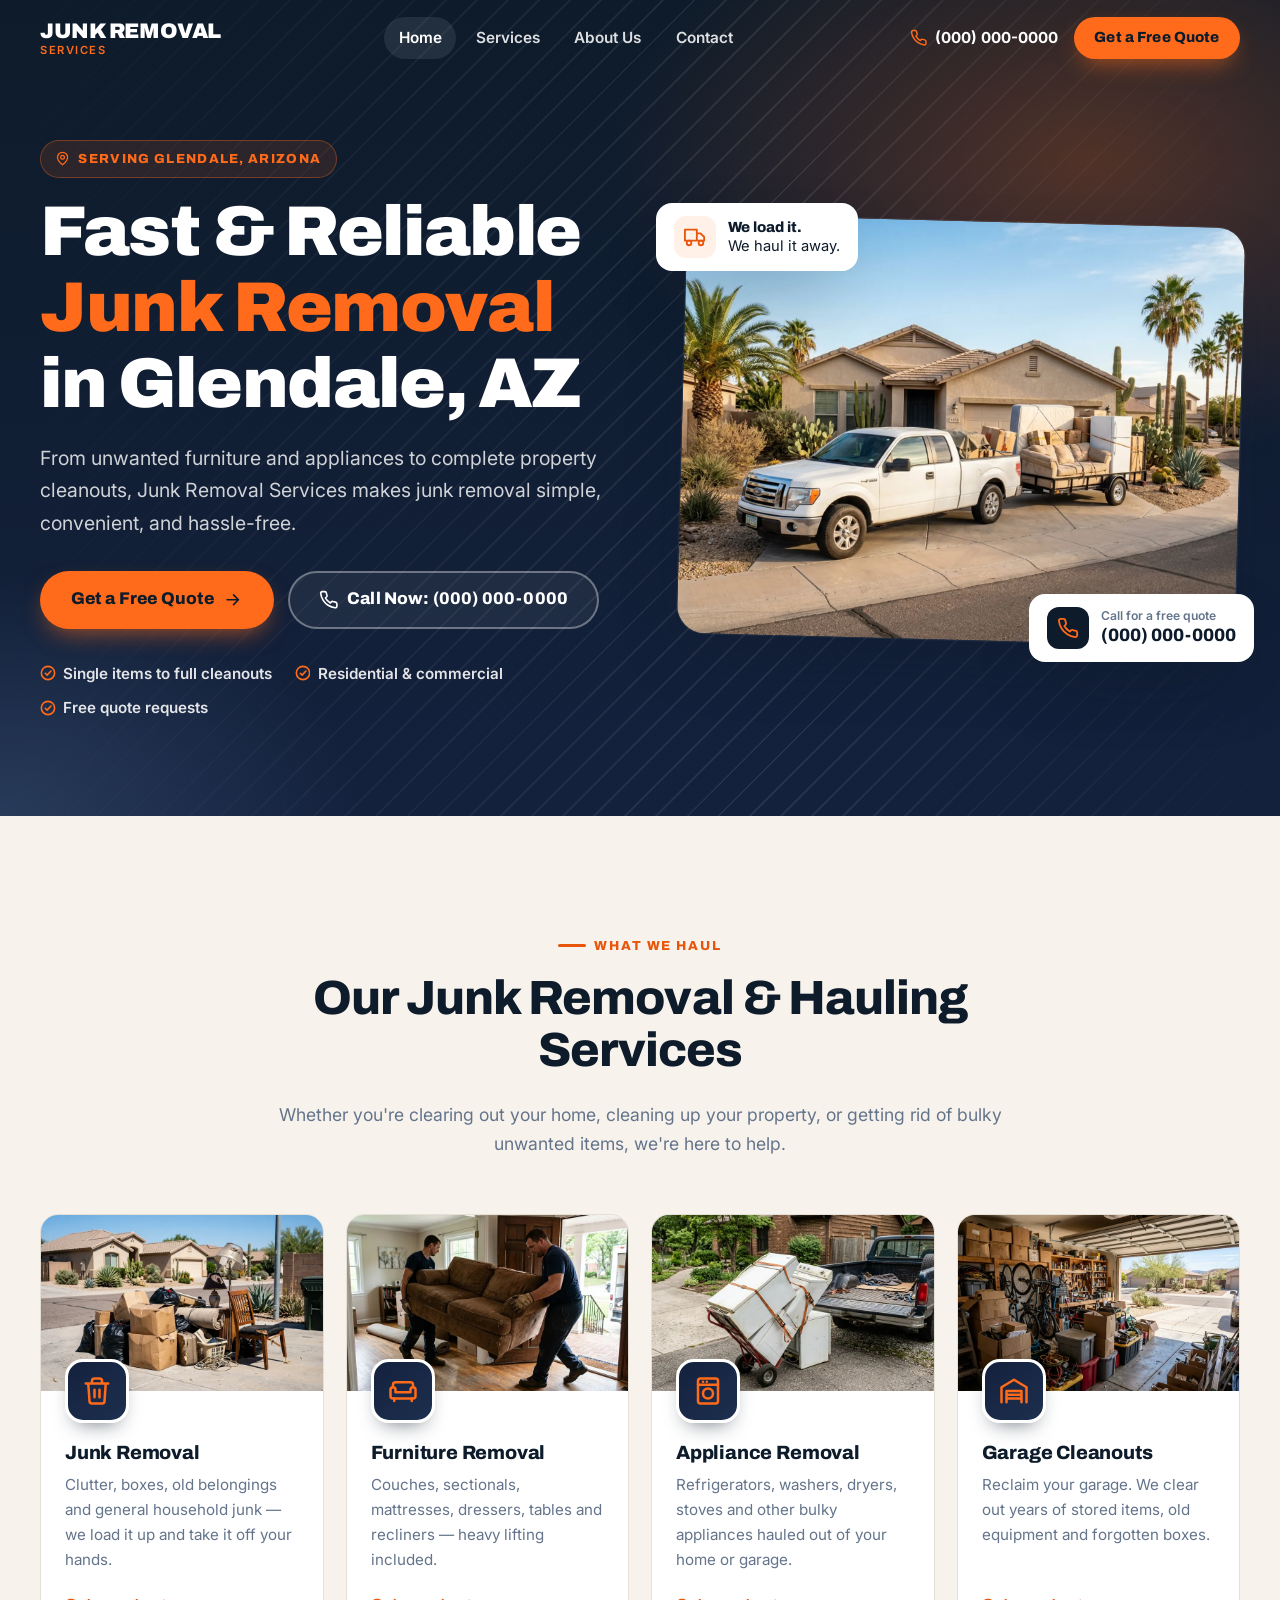
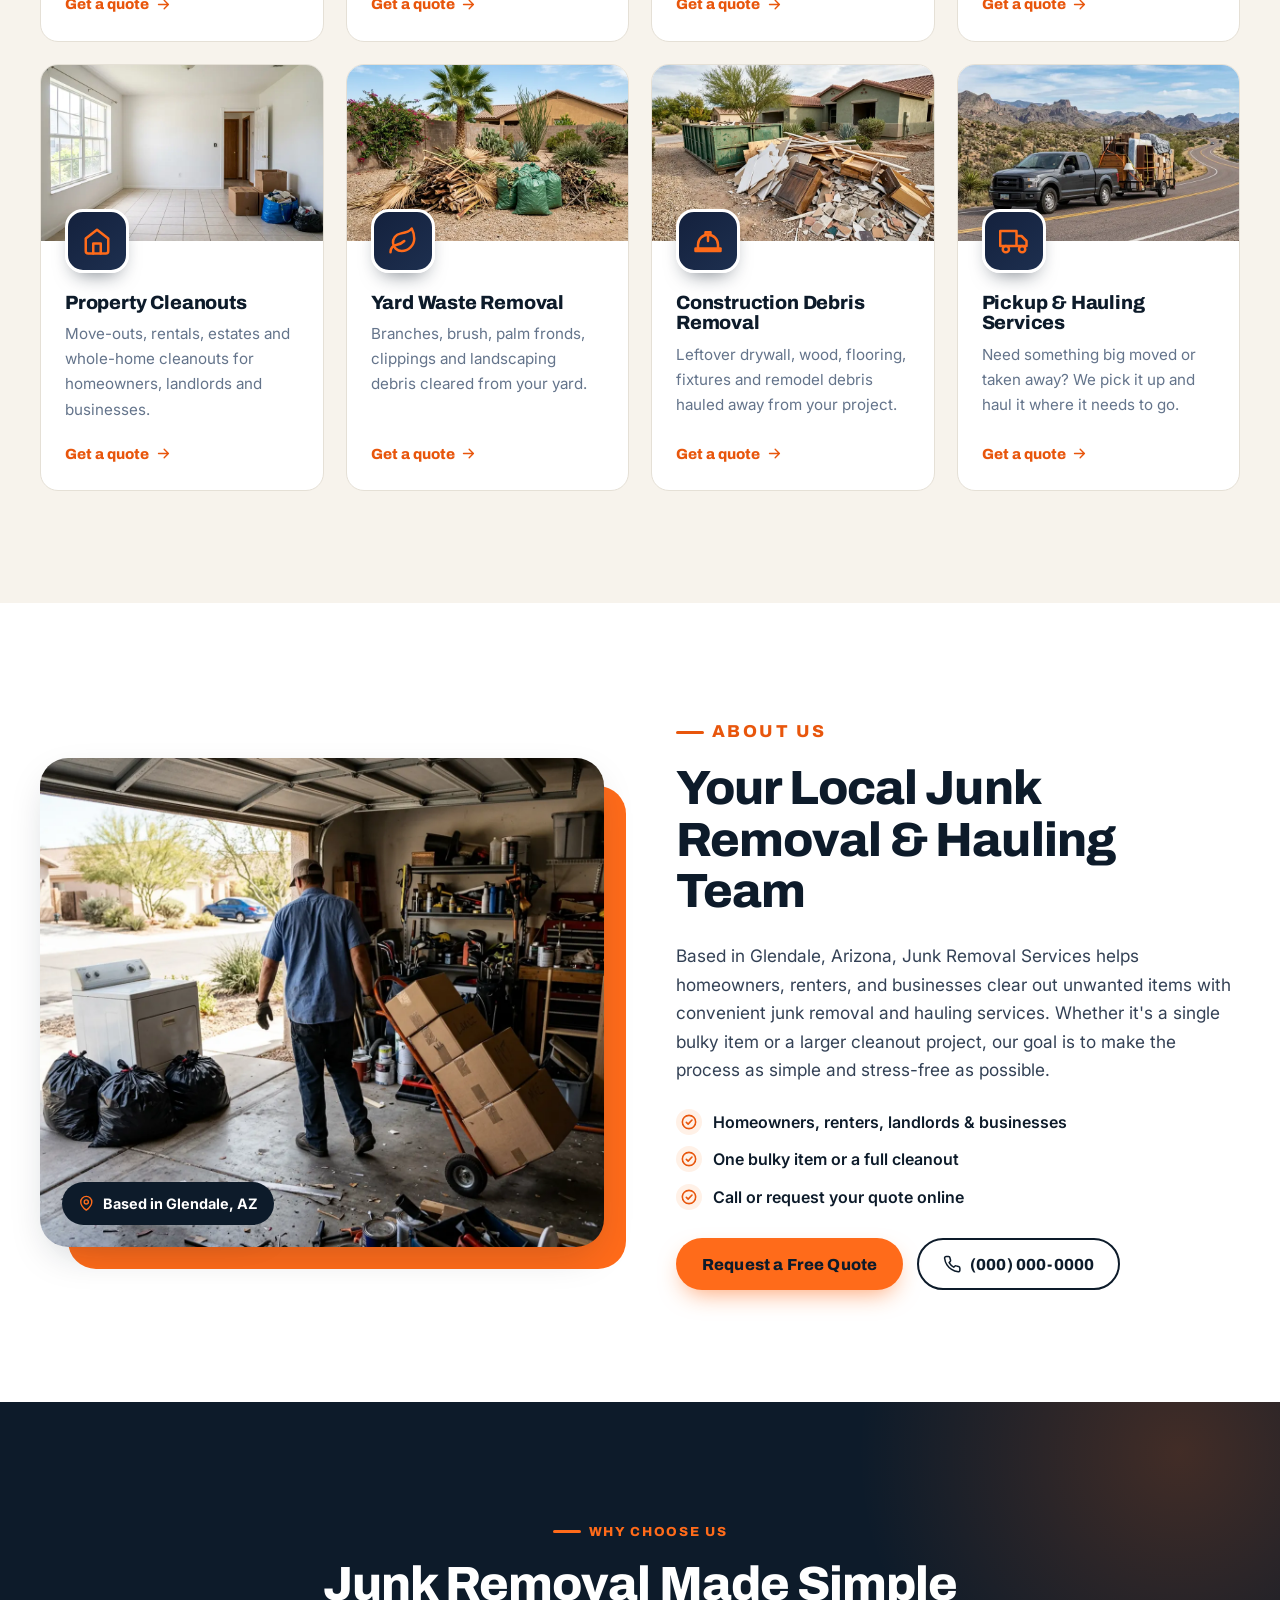
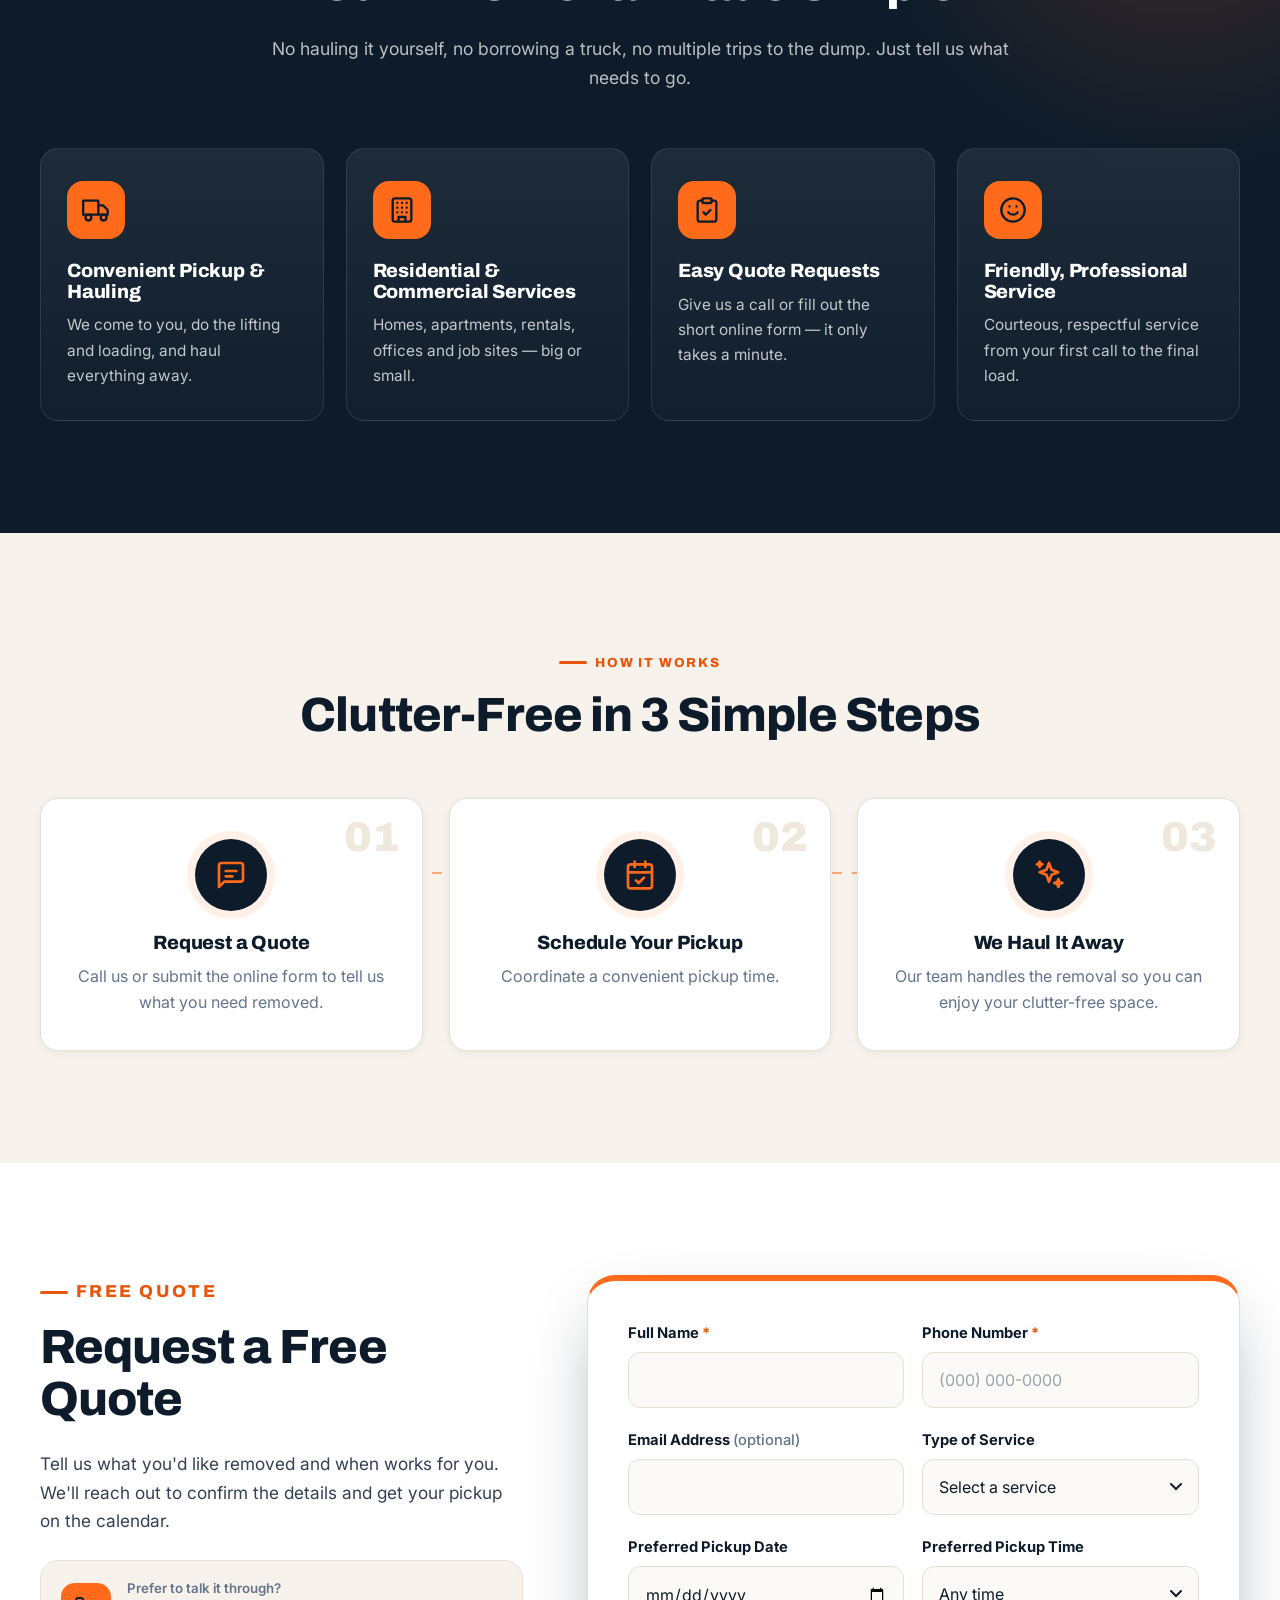
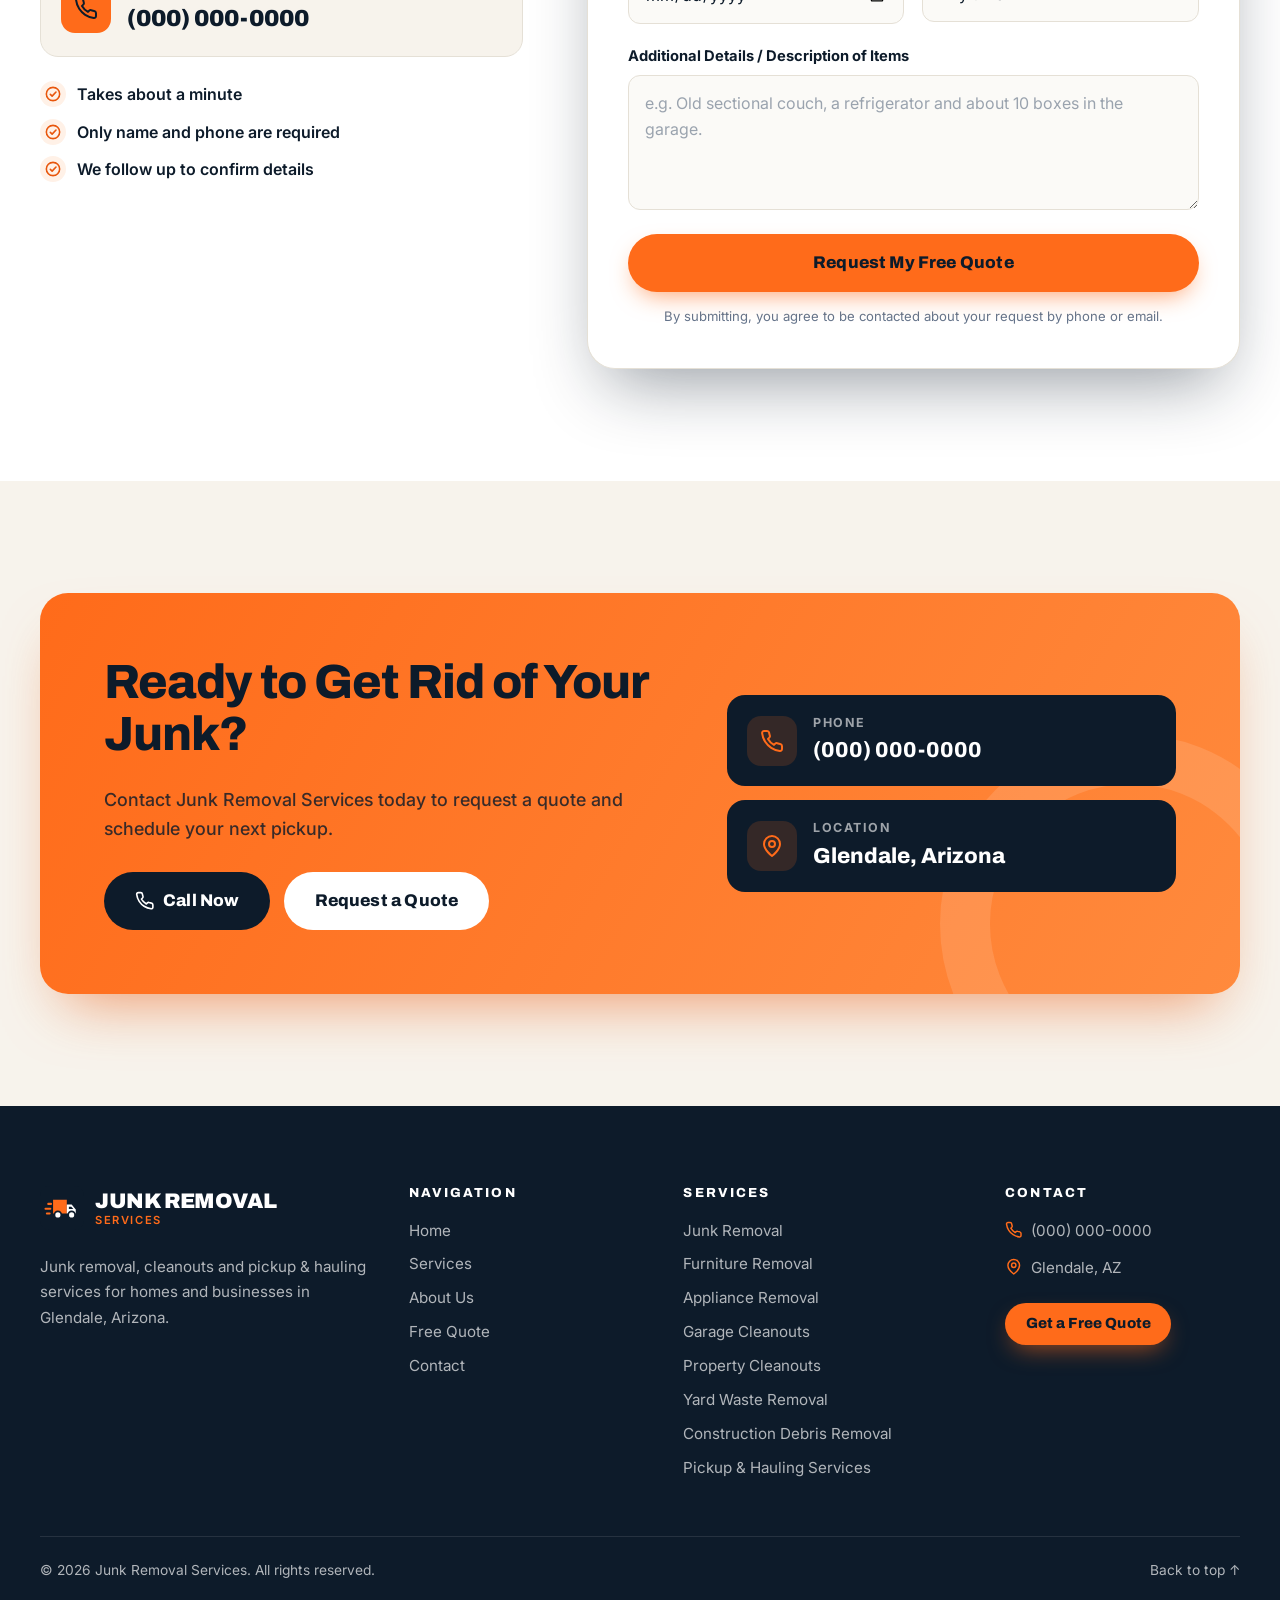
<file: index.html>
<!DOCTYPE html>
<html lang="en">
<head>
  <meta charset="UTF-8">
  <meta name="viewport" content="width=device-width, initial-scale=1">
  <title>Junk Removal Glendale, AZ | Junk Removal Services</title>
  <meta name="description" content="Fast, reliable junk removal and hauling in Glendale, AZ. Furniture, appliance, garage, property, yard waste and construction debris removal. Call (000) 000-0000 for a free quote.">
  <meta name="theme-color" content="#0d1b2a">

  <!-- Open Graph / social sharing -->
  <meta property="og:type" content="website">
  <meta property="og:site_name" content="Junk Removal Services">
  <meta property="og:title" content="Fast & Reliable Junk Removal in Glendale, AZ">
  <meta property="og:description" content="Furniture, appliances, garage and property cleanouts, yard waste and construction debris. Call (000) 000-0000 or request a free quote online.">
  <meta property="og:image" content="assets/images/og-image.jpg">
  <meta property="og:image:width" content="1200">
  <meta property="og:image:height" content="630">
  <meta property="og:image:alt" content="Junk Removal Services — Junk Removal in Glendale, AZ">
  <meta property="og:locale" content="en_US">
  <meta name="twitter:card" content="summary_large_image">
  <meta name="twitter:title" content="Fast & Reliable Junk Removal in Glendale, AZ">
  <meta name="twitter:description" content="Junk removal, cleanouts and hauling in Glendale, AZ. Call (000) 000-0000.">
  <meta name="twitter:image" content="assets/images/og-image.jpg">

  <link rel="icon" href="assets/images/logo-mark.svg" type="image/svg+xml">
  <link rel="apple-touch-icon" href="assets/images/apple-touch-icon.png">

  <link rel="preconnect" href="https://fonts.googleapis.com">
  <link rel="preconnect" href="https://fonts.gstatic.com" crossorigin>
  <link href="https://fonts.googleapis.com/css2?family=Archivo:wght@500;700;800;900&family=Inter:wght@400;500;600;700&display=swap" rel="stylesheet">
  <link rel="preload" as="image" href="assets/images/hero-truck.webp" type="image/webp">
  <link rel="stylesheet" href="style.css">

  <script type="application/ld+json">
  {
    "@context": "https://schema.org",
    "@type": "HomeAndConstructionBusiness",
    "name": "Junk Removal Services",
    "description": "Junk removal, pickup and hauling services in Glendale, Arizona.",
    "telephone": "+1-000-000-0000",
    "image": "assets/images/og-image.jpg",
    "address": {
      "@type": "PostalAddress",
      "addressLocality": "Glendale",
      "addressRegion": "AZ",
      "addressCountry": "US"
    },
    "areaServed": { "@type": "City", "name": "Glendale, Arizona" },
    "hasOfferCatalog": {
      "@type": "OfferCatalog",
      "name": "Junk Removal & Hauling Services",
      "itemListElement": [
        { "@type": "Offer", "itemOffered": { "@type": "Service", "name": "Junk Removal" } },
        { "@type": "Offer", "itemOffered": { "@type": "Service", "name": "Furniture Removal" } },
        { "@type": "Offer", "itemOffered": { "@type": "Service", "name": "Appliance Removal" } },
        { "@type": "Offer", "itemOffered": { "@type": "Service", "name": "Garage Cleanouts" } },
        { "@type": "Offer", "itemOffered": { "@type": "Service", "name": "Property Cleanouts" } },
        { "@type": "Offer", "itemOffered": { "@type": "Service", "name": "Yard Waste Removal" } },
        { "@type": "Offer", "itemOffered": { "@type": "Service", "name": "Construction Debris Removal" } },
        { "@type": "Offer", "itemOffered": { "@type": "Service", "name": "Pickup & Hauling Services" } }
      ]
    }
  }
  </script>
  <script>document.documentElement.classList.add('js');</script>
</head>
<body>
  <a class="skip-link" href="#main">Skip to main content</a>

  <!-- ============ NAVIGATION ============ -->
  <header class="site-header" id="top">
    <div class="container nav-wrap">
      <a class="brand" href="#top" aria-label="Junk Removal Services — home">
        <span class="brand-text">
          <span class="brand-name">Junk Removal</span>
          <span class="brand-sub">Services</span>
        </span>
      </a>

      <nav class="main-nav" id="main-nav" aria-label="Main">
        <ul>
          <li><a href="#top">Home</a></li>
          <li><a href="#services">Services</a></li>
          <li><a href="#about">About Us</a></li>
          <li><a href="#contact">Contact</a></li>
        </ul>
        <div class="nav-mobile-cta">
          <a class="btn btn-primary btn-block" href="#quote">Get a Free Quote</a>
          <a class="btn btn-outline-light btn-block" href="tel:+10000000000">
            <svg class="icon" aria-hidden="true"><use href="assets/icons/sprite.svg#i-phone"/></svg>
            (000) 000-0000
          </a>
        </div>
      </nav>

      <div class="nav-actions">
        <a class="nav-phone" href="tel:+10000000000" aria-label="Call (000) 000-0000">
          <svg class="icon" aria-hidden="true"><use href="assets/icons/sprite.svg#i-phone"/></svg>
          <span>(000) 000-0000</span>
        </a>
        <a class="btn btn-primary btn-sm nav-quote" href="#quote">Get a Free Quote</a>
        <button class="nav-toggle" type="button" aria-controls="main-nav" aria-expanded="false" aria-label="Open menu">
          <span></span><span></span><span></span>
        </button>
      </div>
    </div>
  </header>

  <main id="main">
    <!-- ============ HERO ============ -->
    <section class="hero" data-nav="#top" aria-labelledby="hero-heading">
      <div class="hero-bg" aria-hidden="true"></div>
      <div class="container hero-grid">
        <div class="hero-copy">
          <p class="eyebrow eyebrow-light">
            <svg class="icon" aria-hidden="true"><use href="assets/icons/sprite.svg#i-pin"/></svg>
            Serving Glendale, Arizona
          </p>
          <h1 id="hero-heading">Fast &amp; Reliable <span class="accent">Junk Removal</span> in Glendale, AZ</h1>
          <p class="hero-lead">From unwanted furniture and appliances to complete property cleanouts, Junk Removal Services makes junk removal simple, convenient, and hassle-free.</p>
          <div class="hero-ctas">
            <a class="btn btn-primary btn-lg" href="#quote">
              Get a Free Quote
              <svg class="icon" aria-hidden="true"><use href="assets/icons/sprite.svg#i-arrow"/></svg>
            </a>
            <a class="btn btn-outline-light btn-lg" href="tel:+10000000000">
              <svg class="icon" aria-hidden="true"><use href="assets/icons/sprite.svg#i-phone"/></svg>
              Call Now: (000) 000-0000
            </a>
          </div>
          <ul class="hero-points">
            <li><svg class="icon" aria-hidden="true"><use href="assets/icons/sprite.svg#i-check"/></svg>Single items to full cleanouts</li>
            <li><svg class="icon" aria-hidden="true"><use href="assets/icons/sprite.svg#i-check"/></svg>Residential &amp; commercial</li>
            <li><svg class="icon" aria-hidden="true"><use href="assets/icons/sprite.svg#i-check"/></svg>Free quote requests</li>
          </ul>
        </div>

        <div class="hero-visual">
          <div class="hero-frame">
            <img src="assets/images/hero-truck.webp" alt="Pickup truck and trailer loaded with an old couch, refrigerator and boxes outside a Glendale, Arizona home" width="1600" height="1200" fetchpriority="high">
          </div>
          <div class="hero-badge hero-badge-top">
            <span class="badge-icon"><svg class="icon" aria-hidden="true"><use href="assets/icons/sprite.svg#i-truck"/></svg></span>
            <span><strong>We load it.</strong><br>We haul it away.</span>
          </div>
          <a class="hero-badge hero-badge-bottom" href="tel:+10000000000">
            <span class="badge-icon badge-icon-dark"><svg class="icon" aria-hidden="true"><use href="assets/icons/sprite.svg#i-phone"/></svg></span>
            <span><small>Call for a free quote</small><strong>(000) 000-0000</strong></span>
          </a>
        </div>
      </div>
    </section>

    <!-- ============ SERVICES ============ -->
    <section class="section services" id="services" data-nav="#services" aria-labelledby="services-heading">
      <div class="container">
        <div class="section-head reveal">
          <p class="eyebrow">What We Haul</p>
          <h2 id="services-heading">Our Junk Removal &amp; Hauling Services</h2>
          <p>Whether you're clearing out your home, cleaning up your property, or getting rid of bulky unwanted items, we're here to help.</p>
        </div>

        <div class="service-grid">
          <article class="service-card reveal" id="service-junk-removal">
            <img class="service-photo" src="assets/images/service-junk.webp" alt="Pile of boxes, bags and old household items in a driveway ready for pickup" width="800" height="500" loading="lazy" decoding="async">
            <div class="service-icon"><svg aria-hidden="true"><use href="assets/icons/sprite.svg#i-trash"/></svg></div>
            <h3>Junk Removal</h3>
            <p>Clutter, boxes, old belongings and general household junk — we load it up and take it off your hands.</p>
            <a class="service-link" href="#quote" data-service="Junk Removal">Get a quote <svg class="icon" aria-hidden="true"><use href="assets/icons/sprite.svg#i-arrow"/></svg></a>
          </article>

          <article class="service-card reveal" id="service-furniture-removal">
            <img class="service-photo" src="assets/images/service-furniture.webp" alt="Two movers carrying an old sectional couch out of a living room" width="800" height="500" loading="lazy" decoding="async">
            <div class="service-icon"><svg aria-hidden="true"><use href="assets/icons/sprite.svg#i-sofa"/></svg></div>
            <h3>Furniture Removal</h3>
            <p>Couches, sectionals, mattresses, dressers, tables and recliners — heavy lifting included.</p>
            <a class="service-link" href="#quote" data-service="Furniture Removal">Get a quote <svg class="icon" aria-hidden="true"><use href="assets/icons/sprite.svg#i-arrow"/></svg></a>
          </article>

          <article class="service-card reveal" id="service-appliance-removal">
            <img class="service-photo" src="assets/images/service-appliance.webp" alt="Old refrigerator and washer strapped to a dolly beside a pickup truck" width="800" height="500" loading="lazy" decoding="async">
            <div class="service-icon"><svg aria-hidden="true"><use href="assets/icons/sprite.svg#i-washer"/></svg></div>
            <h3>Appliance Removal</h3>
            <p>Refrigerators, washers, dryers, stoves and other bulky appliances hauled out of your home or garage.</p>
            <a class="service-link" href="#quote" data-service="Appliance Removal">Get a quote <svg class="icon" aria-hidden="true"><use href="assets/icons/sprite.svg#i-arrow"/></svg></a>
          </article>

          <article class="service-card reveal" id="service-garage-cleanouts">
            <img class="service-photo" src="assets/images/service-garage.webp" alt="Cluttered garage packed with boxes, bikes and bins" width="800" height="500" loading="lazy" decoding="async">
            <div class="service-icon"><svg aria-hidden="true"><use href="assets/icons/sprite.svg#i-garage"/></svg></div>
            <h3>Garage Cleanouts</h3>
            <p>Reclaim your garage. We clear out years of stored items, old equipment and forgotten boxes.</p>
            <a class="service-link" href="#quote" data-service="Garage Cleanouts">Get a quote <svg class="icon" aria-hidden="true"><use href="assets/icons/sprite.svg#i-arrow"/></svg></a>
          </article>

          <article class="service-card reveal" id="service-property-cleanouts">
            <img class="service-photo" src="assets/images/service-property.webp" alt="Nearly empty room during a property cleanout" width="800" height="500" loading="lazy" decoding="async">
            <div class="service-icon"><svg aria-hidden="true"><use href="assets/icons/sprite.svg#i-home"/></svg></div>
            <h3>Property Cleanouts</h3>
            <p>Move-outs, rentals, estates and whole-home cleanouts for homeowners, landlords and businesses.</p>
            <a class="service-link" href="#quote" data-service="Property Cleanouts">Get a quote <svg class="icon" aria-hidden="true"><use href="assets/icons/sprite.svg#i-arrow"/></svg></a>
          </article>

          <article class="service-card reveal" id="service-yard-waste-removal">
            <img class="service-photo" src="assets/images/service-yard.webp" alt="Palm fronds, branches and yard waste bags in an Arizona backyard" width="800" height="500" loading="lazy" decoding="async">
            <div class="service-icon"><svg aria-hidden="true"><use href="assets/icons/sprite.svg#i-leaf"/></svg></div>
            <h3>Yard Waste Removal</h3>
            <p>Branches, brush, palm fronds, clippings and landscaping debris cleared from your yard.</p>
            <a class="service-link" href="#quote" data-service="Yard Waste Removal">Get a quote <svg class="icon" aria-hidden="true"><use href="assets/icons/sprite.svg#i-arrow"/></svg></a>
          </article>

          <article class="service-card reveal" id="service-construction-debris-removal">
            <img class="service-photo" src="assets/images/service-construction.webp" alt="Drywall, wood scraps and old cabinets from a remodel piled by a dumpster" width="800" height="500" loading="lazy" decoding="async">
            <div class="service-icon"><svg aria-hidden="true"><use href="assets/icons/sprite.svg#i-hardhat"/></svg></div>
            <h3>Construction Debris Removal</h3>
            <p>Leftover drywall, wood, flooring, fixtures and remodel debris hauled away from your project.</p>
            <a class="service-link" href="#quote" data-service="Construction Debris Removal">Get a quote <svg class="icon" aria-hidden="true"><use href="assets/icons/sprite.svg#i-arrow"/></svg></a>
          </article>

          <article class="service-card reveal" id="service-pickup-hauling">
            <img class="service-photo" src="assets/images/service-hauling.webp" alt="Pickup truck towing a loaded trailer on an Arizona road" width="800" height="500" loading="lazy" decoding="async">
            <div class="service-icon"><svg aria-hidden="true"><use href="assets/icons/sprite.svg#i-truck"/></svg></div>
            <h3>Pickup &amp; Hauling Services</h3>
            <p>Need something big moved or taken away? We pick it up and haul it where it needs to go.</p>
            <a class="service-link" href="#quote" data-service="Pickup &amp; Hauling Services">Get a quote <svg class="icon" aria-hidden="true"><use href="assets/icons/sprite.svg#i-arrow"/></svg></a>
          </article>
        </div>
      </div>
    </section>

    <!-- ============ ABOUT ============ -->
    <section class="section about" id="about" data-nav="#about" aria-labelledby="about-heading">
      <div class="container about-grid">
        <div class="about-media reveal">
          <img src="assets/images/garage-cleanout.webp" alt="Worker wheeling a hand truck of boxes out of a cluttered garage, with a washer and bagged items ready for removal" width="1200" height="1040" loading="lazy">
          <div class="about-tag">
            <svg class="icon" aria-hidden="true"><use href="assets/icons/sprite.svg#i-pin"/></svg>
            Based in Glendale, AZ
          </div>
        </div>
        <div class="about-copy reveal">
          <p class="eyebrow">About Us</p>
          <h2 id="about-heading">Your Local Junk Removal &amp; Hauling Team</h2>
          <p>Based in Glendale, Arizona, Junk Removal Services helps homeowners, renters, and businesses clear out unwanted items with convenient junk removal and hauling services. Whether it's a single bulky item or a larger cleanout project, our goal is to make the process as simple and stress-free as possible.</p>
          <ul class="check-list">
            <li><svg class="icon" aria-hidden="true"><use href="assets/icons/sprite.svg#i-check"/></svg>Homeowners, renters, landlords &amp; businesses</li>
            <li><svg class="icon" aria-hidden="true"><use href="assets/icons/sprite.svg#i-check"/></svg>One bulky item or a full cleanout</li>
            <li><svg class="icon" aria-hidden="true"><use href="assets/icons/sprite.svg#i-check"/></svg>Call or request your quote online</li>
          </ul>
          <div class="btn-row">
            <a class="btn btn-primary" href="#quote">Request a Free Quote</a>
            <a class="btn btn-ghost" href="tel:+10000000000">
              <svg class="icon" aria-hidden="true"><use href="assets/icons/sprite.svg#i-phone"/></svg>
              (000) 000-0000
            </a>
          </div>
        </div>
      </div>
    </section>

    <!-- ============ WHY CHOOSE US ============ -->
    <section class="section why" data-nav="#about" aria-labelledby="why-heading">
      <div class="container">
        <div class="section-head section-head-light reveal">
          <p class="eyebrow eyebrow-light">Why Choose Us</p>
          <h2 id="why-heading">Junk Removal Made Simple</h2>
          <p>No hauling it yourself, no borrowing a truck, no multiple trips to the dump. Just tell us what needs to go.</p>
        </div>
        <div class="why-grid">
          <div class="why-card reveal">
            <div class="why-icon"><svg aria-hidden="true"><use href="assets/icons/sprite.svg#i-truck"/></svg></div>
            <h3>Convenient Pickup &amp; Hauling</h3>
            <p>We come to you, do the lifting and loading, and haul everything away.</p>
          </div>
          <div class="why-card reveal">
            <div class="why-icon"><svg aria-hidden="true"><use href="assets/icons/sprite.svg#i-building"/></svg></div>
            <h3>Residential &amp; Commercial Services</h3>
            <p>Homes, apartments, rentals, offices and job sites — big or small.</p>
          </div>
          <div class="why-card reveal">
            <div class="why-icon"><svg aria-hidden="true"><use href="assets/icons/sprite.svg#i-clipboard"/></svg></div>
            <h3>Easy Quote Requests</h3>
            <p>Give us a call or fill out the short online form — it only takes a minute.</p>
          </div>
          <div class="why-card reveal">
            <div class="why-icon"><svg aria-hidden="true"><use href="assets/icons/sprite.svg#i-smile"/></svg></div>
            <h3>Friendly, Professional Service</h3>
            <p>Courteous, respectful service from your first call to the final load.</p>
          </div>
        </div>
      </div>
    </section>

    <!-- ============ HOW IT WORKS ============ -->
    <section class="section steps" data-nav="#about" aria-labelledby="steps-heading">
      <div class="container">
        <div class="section-head reveal">
          <p class="eyebrow">How It Works</p>
          <h2 id="steps-heading">Clutter-Free in 3 Simple Steps</h2>
        </div>
        <ol class="step-grid">
          <li class="step-card reveal">
            <span class="step-num" aria-hidden="true">01</span>
            <div class="step-icon"><svg aria-hidden="true"><use href="assets/icons/sprite.svg#i-chat"/></svg></div>
            <h3>Request a Quote</h3>
            <p>Call us or submit the online form to tell us what you need removed.</p>
          </li>
          <li class="step-card reveal">
            <span class="step-num" aria-hidden="true">02</span>
            <div class="step-icon"><svg aria-hidden="true"><use href="assets/icons/sprite.svg#i-calendar"/></svg></div>
            <h3>Schedule Your Pickup</h3>
            <p>Coordinate a convenient pickup time.</p>
          </li>
          <li class="step-card reveal">
            <span class="step-num" aria-hidden="true">03</span>
            <div class="step-icon"><svg aria-hidden="true"><use href="assets/icons/sprite.svg#i-sparkle"/></svg></div>
            <h3>We Haul It Away</h3>
            <p>Our team handles the removal so you can enjoy your clutter-free space.</p>
          </li>
        </ol>
      </div>
    </section>

    <!-- ============ QUOTE FORM ============ -->
    <section class="section quote" id="quote" data-nav="#contact" aria-labelledby="quote-heading">
      <div class="container quote-grid">
        <div class="quote-intro reveal">
          <p class="eyebrow">Free Quote</p>
          <h2 id="quote-heading">Request a Free Quote</h2>
          <p>Tell us what you'd like removed and when works for you. We'll reach out to confirm the details and get your pickup on the calendar.</p>
          <div class="quote-call">
            <span class="quote-call-icon"><svg class="icon" aria-hidden="true"><use href="assets/icons/sprite.svg#i-phone"/></svg></span>
            <div>
              <small>Prefer to talk it through?</small>
              <a href="tel:+10000000000">(000) 000-0000</a>
            </div>
          </div>
          <ul class="check-list">
            <li><svg class="icon" aria-hidden="true"><use href="assets/icons/sprite.svg#i-check"/></svg>Takes about a minute</li>
            <li><svg class="icon" aria-hidden="true"><use href="assets/icons/sprite.svg#i-check"/></svg>Only name and phone are required</li>
            <li><svg class="icon" aria-hidden="true"><use href="assets/icons/sprite.svg#i-check"/></svg>We follow up to confirm details</li>
          </ul>
        </div>

        <div class="form-card reveal">
          <form class="quote-form" id="quote-form" name="quote-request" method="POST" action="/thank-you.html" data-netlify="true" netlify-honeypot="bot-field">
            <input type="hidden" name="form-name" value="quote-request">
            <p class="hp-field" aria-hidden="true">
              <label>Leave this field empty: <input name="bot-field" tabindex="-1" autocomplete="off"></label>
            </p>

            <div class="form-grid">
              <div class="field">
                <label for="name">Full Name <span class="req" aria-hidden="true">*</span></label>
                <input type="text" id="name" name="name" autocomplete="name" required maxlength="100" aria-describedby="name-error">
                <p class="field-error" id="name-error" aria-live="polite"></p>
              </div>

              <div class="field">
                <label for="phone">Phone Number <span class="req" aria-hidden="true">*</span></label>
                <input type="tel" id="phone" name="phone" autocomplete="tel" inputmode="tel" required placeholder="(000) 000-0000" maxlength="20" aria-describedby="phone-error">
                <p class="field-error" id="phone-error" aria-live="polite"></p>
              </div>

              <div class="field">
                <label for="email">Email Address <span class="optional">(optional)</span></label>
                <input type="email" id="email" name="email" autocomplete="email" maxlength="120" aria-describedby="email-error">
                <p class="field-error" id="email-error" aria-live="polite"></p>
              </div>

              <div class="field">
                <label for="service">Type of Service</label>
                <select id="service" name="service">
                  <option value="">Select a service</option>
                  <option>Junk Removal</option>
                  <option>Furniture Removal</option>
                  <option>Appliance Removal</option>
                  <option>Garage Cleanouts</option>
                  <option>Property Cleanouts</option>
                  <option>Yard Waste Removal</option>
                  <option>Construction Debris Removal</option>
                  <option>Pickup &amp; Hauling Services</option>
                </select>
              </div>

              <div class="field">
                <label for="date">Preferred Pickup Date</label>
                <input type="date" id="date" name="date" aria-describedby="date-error">
                <p class="field-error" id="date-error" aria-live="polite"></p>
              </div>

              <div class="field">
                <label for="time">Preferred Pickup Time</label>
                <select id="time" name="time">
                  <option value="">Any time</option>
                  <option>Morning (8am – 11am)</option>
                  <option>Midday (11am – 2pm)</option>
                  <option>Afternoon (2pm – 5pm)</option>
                  <option>Evening (5pm – 7pm)</option>
                </select>
              </div>

              <div class="field field-full">
                <label for="details">Additional Details / Description of Items</label>
                <textarea id="details" name="details" rows="4" maxlength="2000" placeholder="e.g. Old sectional couch, a refrigerator and about 10 boxes in the garage."></textarea>
              </div>
            </div>

            <div class="form-status" id="form-status" role="alert" hidden></div>

            <button class="btn btn-primary btn-lg btn-block" type="submit" id="submit-btn">
              <span class="btn-label">Request My Free Quote</span>
              <span class="spinner" aria-hidden="true"></span>
            </button>
            <p class="form-note">By submitting, you agree to be contacted about your request by phone or email.</p>
          </form>
        </div>
      </div>
    </section>

    <!-- ============ CONTACT ============ -->
    <section class="section contact" id="contact" data-nav="#contact" aria-labelledby="contact-heading">
      <div class="container">
        <div class="contact-panel reveal">
          <div class="contact-copy">
            <h2 id="contact-heading">Ready to Get Rid of Your Junk?</h2>
            <p>Contact Junk Removal Services today to request a quote and schedule your next pickup.</p>
            <div class="btn-row">
              <a class="btn btn-dark btn-lg" href="tel:+10000000000">
                <svg class="icon" aria-hidden="true"><use href="assets/icons/sprite.svg#i-phone"/></svg>
                Call Now
              </a>
              <a class="btn btn-light btn-lg" href="#quote">Request a Quote</a>
            </div>
          </div>
          <div class="contact-info">
            <a class="info-card" href="tel:+10000000000">
              <span class="info-icon"><svg class="icon" aria-hidden="true"><use href="assets/icons/sprite.svg#i-phone"/></svg></span>
              <span><small>Phone</small><strong>(000) 000-0000</strong></span>
            </a>
            <div class="info-card">
              <span class="info-icon"><svg class="icon" aria-hidden="true"><use href="assets/icons/sprite.svg#i-pin"/></svg></span>
              <span><small>Location</small><strong>Glendale, Arizona</strong></span>
            </div>
          </div>
        </div>
      </div>
    </section>
  </main>

  <!-- ============ FOOTER ============ -->
  <footer class="site-footer">
    <div class="container footer-grid">
      <div class="footer-brand">
        <a class="brand" href="#top" aria-label="Junk Removal Services — back to top">
          <img src="assets/images/logo-mark.svg" alt="" width="44" height="44" loading="lazy">
          <span class="brand-text">
            <span class="brand-name">Junk Removal</span>
            <span class="brand-sub">Services</span>
          </span>
        </a>
        <p>Junk removal, cleanouts and pickup &amp; hauling services for homes and businesses in Glendale, Arizona.</p>
      </div>
      <nav class="footer-col" aria-label="Footer">
        <h3>Navigation</h3>
        <ul>
          <li><a href="#top">Home</a></li>
          <li><a href="#services">Services</a></li>
          <li><a href="#about">About Us</a></li>
          <li><a href="#quote">Free Quote</a></li>
          <li><a href="#contact">Contact</a></li>
        </ul>
      </nav>
      <div class="footer-col">
        <h3>Services</h3>
        <ul>
          <li><a href="#service-junk-removal">Junk Removal</a></li>
          <li><a href="#service-furniture-removal">Furniture Removal</a></li>
          <li><a href="#service-appliance-removal">Appliance Removal</a></li>
          <li><a href="#service-garage-cleanouts">Garage Cleanouts</a></li>
          <li><a href="#service-property-cleanouts">Property Cleanouts</a></li>
          <li><a href="#service-yard-waste-removal">Yard Waste Removal</a></li>
          <li><a href="#service-construction-debris-removal">Construction Debris Removal</a></li>
          <li><a href="#service-pickup-hauling">Pickup &amp; Hauling Services</a></li>
        </ul>
      </div>
      <div class="footer-col">
        <h3>Contact</h3>
        <ul class="footer-contact">
          <li><a href="tel:+10000000000"><svg class="icon" aria-hidden="true"><use href="assets/icons/sprite.svg#i-phone"/></svg>(000) 000-0000</a></li>
          <li><span><svg class="icon" aria-hidden="true"><use href="assets/icons/sprite.svg#i-pin"/></svg>Glendale, AZ</span></li>
        </ul>
        <a class="btn btn-primary btn-sm" href="#quote">Get a Free Quote</a>
      </div>
    </div>
    <div class="container footer-bottom">
      <p>&copy; <span data-year>2026</span> Junk Removal Services. All rights reserved.</p>
      <a href="#top" class="back-top">Back to top ↑</a>
    </div>
  </footer>

  <!-- Mobile sticky call bar -->
  <div class="mobile-bar" aria-label="Quick contact">
    <a class="mobile-bar-call" href="tel:+10000000000">
      <svg class="icon" aria-hidden="true"><use href="assets/icons/sprite.svg#i-phone"/></svg>
      Call Now
    </a>
    <a class="mobile-bar-quote" href="#quote">Free Quote</a>
  </div>

  <script src="script.js" defer></script>
</body>
</html>
</file>
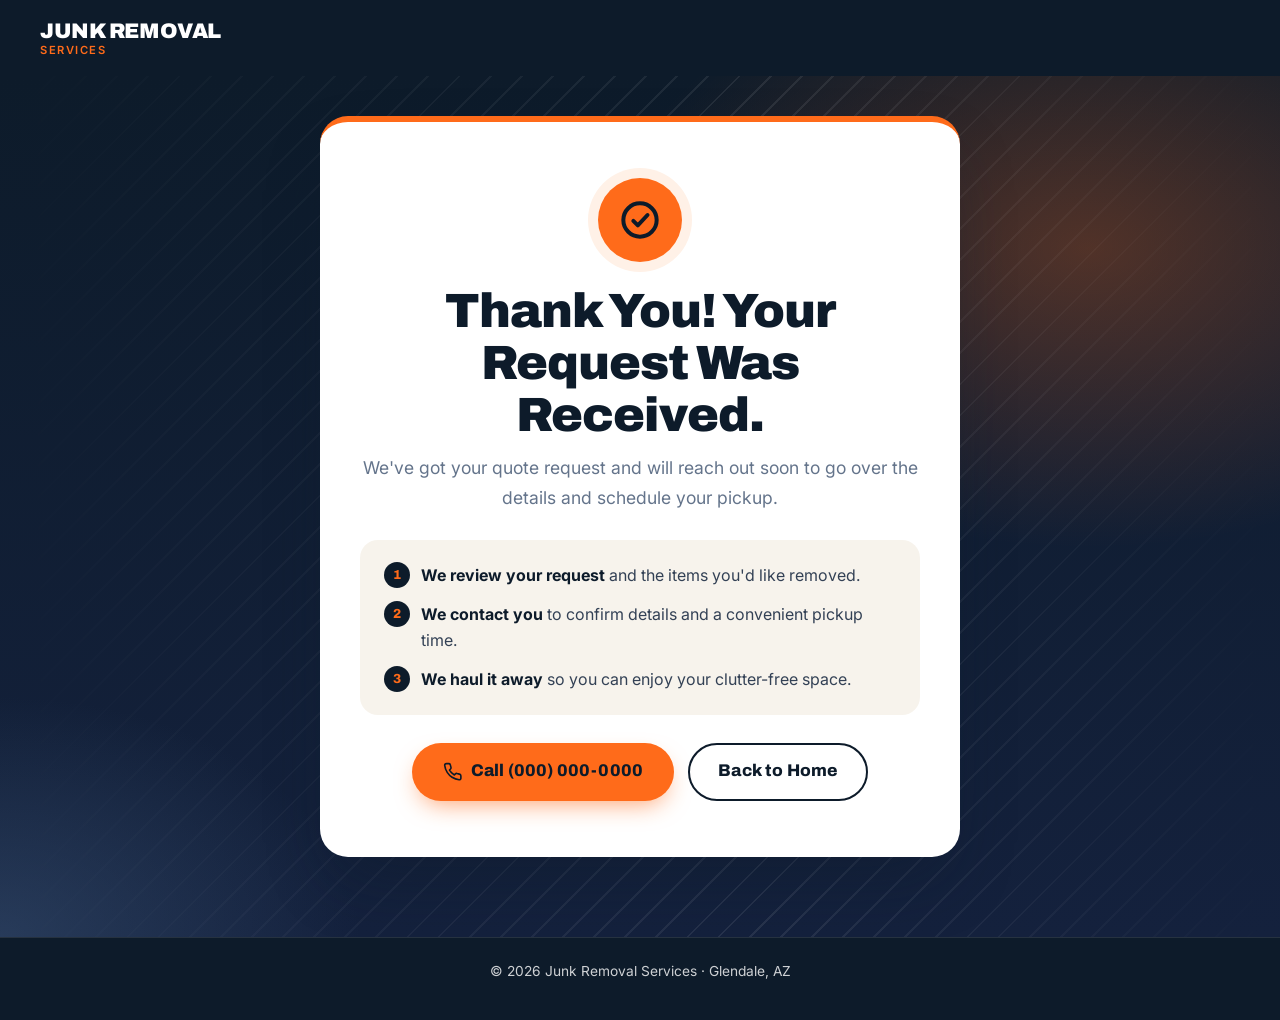
<file: thank-you.html>
<!DOCTYPE html>
<html lang="en">
<head>
  <meta charset="UTF-8">
  <meta name="viewport" content="width=device-width, initial-scale=1">
  <title>Thank You | Junk Removal Services</title>
  <meta name="description" content="Thank you for requesting a free junk removal quote from Junk Removal Services in Glendale, AZ.">
  <meta name="robots" content="noindex, follow">
  <meta name="theme-color" content="#0d1b2a">
  <link rel="icon" href="assets/images/logo-mark.svg" type="image/svg+xml">
  <link rel="preconnect" href="https://fonts.googleapis.com">
  <link rel="preconnect" href="https://fonts.gstatic.com" crossorigin>
  <link href="https://fonts.googleapis.com/css2?family=Archivo:wght@500;700;800;900&family=Inter:wght@400;500;600;700&display=swap" rel="stylesheet">
  <link rel="stylesheet" href="style.css">
</head>
<body class="simple-page">
  <header class="site-header">
    <div class="container nav-wrap">
      <a class="brand" href="/" aria-label="Junk Removal Services — home">
        <span class="brand-text">
          <span class="brand-name">Junk Removal</span>
          <span class="brand-sub">Services</span>
        </span>
      </a>
    </div>
  </header>

  <main class="simple-main hero">
    <div class="hero-bg" aria-hidden="true"></div>
    <div class="container">
      <div class="simple-card">
        <div class="success-icon"><svg aria-hidden="true"><use href="assets/icons/sprite.svg#i-check"/></svg></div>
        <h1>Thank You! Your Request Was Received.</h1>
        <p>We've got your quote request and will reach out soon to go over the details and schedule your pickup.</p>

        <ol class="next-steps">
          <li><span class="n">1</span><span><b>We review your request</b> and the items you'd like removed.</span></li>
          <li><span class="n">2</span><span><b>We contact you</b> to confirm details and a convenient pickup time.</span></li>
          <li><span class="n">3</span><span><b>We haul it away</b> so you can enjoy your clutter-free space.</span></li>
        </ol>

        <div class="btn-row">
          <a class="btn btn-primary btn-lg" href="tel:+10000000000">
            <svg class="icon" aria-hidden="true"><use href="assets/icons/sprite.svg#i-phone"/></svg>
            Call (000) 000-0000
          </a>
          <a class="btn btn-ghost btn-lg" href="/">Back to Home</a>
        </div>
      </div>
    </div>
  </main>

  <footer class="simple-footer">
    <p>&copy; <span data-year>2026</span> Junk Removal Services · Glendale, AZ</p>
  </footer>

  <script>
    document.querySelectorAll('[data-year]').forEach(function (el) { el.textContent = new Date().getFullYear(); });
  </script>
</body>
</html>
</file>
<file: style.css>
/* ==========================================================
   Junk Removal Services — main stylesheet
   ========================================================== */

:root {
  --ink: #0d1b2a;
  --ink-2: #14213d;
  --ink-3: #1d2f4f;
  --orange: #ff6b1a;
  --orange-600: #e8560c;
  --orange-100: #fff1e7;
  --sand: #f7f3ec;
  --sand-2: #efe8dc;
  --white: #ffffff;
  --text: #334155;
  --muted: #64748b;
  --line: #e5e0d6;
  --success: #15803d;
  --error: #c62828;

  --font-head: "Archivo", "Arial Narrow", Arial, sans-serif;
  --font-body: "Inter", system-ui, -apple-system, "Segoe UI", Roboto, sans-serif;

  --radius-sm: 10px;
  --radius: 18px;
  --radius-lg: 28px;
  --shadow-sm: 0 2px 8px rgba(13, 27, 42, .06);
  --shadow: 0 14px 40px -12px rgba(13, 27, 42, .22);
  --shadow-lg: 0 30px 70px -20px rgba(13, 27, 42, .45);
  --header-h: 76px;
  --ease: cubic-bezier(.2, .7, .2, 1);
}

*, *::before, *::after { box-sizing: border-box; }

html {
  scroll-behavior: smooth;
  scroll-padding-top: calc(var(--header-h) + 12px);
  -webkit-text-size-adjust: 100%;
}

body {
  margin: 0;
  font-family: var(--font-body);
  font-size: 1rem;
  line-height: 1.65;
  color: var(--text);
  background: var(--sand);
  -webkit-font-smoothing: antialiased;
  overflow-x: hidden;
}

img, svg { display: block; max-width: 100%; }
img { height: auto; }
a { color: inherit; text-decoration: none; }
ul, ol { margin: 0; padding: 0; list-style: none; }
h1, h2, h3 { font-family: var(--font-head); color: var(--ink); line-height: 1.08; margin: 0 0 .5em; letter-spacing: -.02em; }
h1 { font-size: clamp(2.4rem, 5.6vw, 4.4rem); font-weight: 900; }
h2 { font-size: clamp(1.9rem, 3.8vw, 3rem); font-weight: 800; }
h3 { font-size: 1.2rem; font-weight: 800; letter-spacing: -.01em; }
p { margin: 0 0 1rem; }

:focus-visible { outline: 3px solid var(--orange); outline-offset: 3px; border-radius: 6px; }

.container { width: min(1200px, 100% - 40px); margin-inline: auto; }

.skip-link {
  position: absolute; left: 16px; top: -60px; z-index: 200;
  background: var(--orange); color: var(--ink); font-weight: 700;
  padding: 10px 16px; border-radius: 8px; transition: top .2s;
}
.skip-link:focus { top: 12px; }

.icon { width: 1.15em; height: 1.15em; flex-shrink: 0; }

/* ---------- Buttons ---------- */
.btn {
  display: inline-flex; align-items: center; justify-content: center; gap: .55rem;
  font-family: var(--font-head); font-weight: 800; font-size: 1rem; letter-spacing: .01em;
  padding: .9rem 1.5rem; border-radius: 999px; border: 2px solid transparent;
  cursor: pointer; white-space: nowrap; line-height: 1.2;
  transition: transform .25s var(--ease), box-shadow .25s var(--ease), background-color .2s, color .2s, border-color .2s;
}
.btn:hover { transform: translateY(-2px); }
.btn:active { transform: translateY(0); }
.btn .icon { transition: transform .25s var(--ease); }
.btn:hover .icon { transform: translateX(2px); }

.btn-primary { background: var(--orange); color: var(--ink); box-shadow: 0 10px 24px -8px rgba(255, 107, 26, .65); }
.btn-primary:hover { background: #ff7d36; box-shadow: 0 16px 32px -10px rgba(255, 107, 26, .8); }
.btn-outline-light { border-color: rgba(255,255,255,.35); color: var(--white); background: rgba(255,255,255,.06); }
.btn-outline-light:hover { border-color: var(--white); background: rgba(255,255,255,.14); }
.btn-ghost { border-color: var(--ink); color: var(--ink); }
.btn-ghost:hover { background: var(--ink); color: var(--white); }
.btn-dark { background: var(--ink); color: var(--white); }
.btn-dark:hover { background: var(--ink-3); box-shadow: var(--shadow); }
.btn-light { background: var(--white); color: var(--ink); }
.btn-light:hover { box-shadow: var(--shadow); }

.btn-sm { padding: .65rem 1.15rem; font-size: .92rem; }
.btn-lg { padding: 1.05rem 1.8rem; font-size: 1.06rem; }
.btn-block { width: 100%; }
.btn-row { display: flex; flex-wrap: wrap; gap: .85rem; margin-top: 1.75rem; }

/* ---------- Header / Nav ---------- */
.site-header {
  position: fixed; inset: 0 0 auto; z-index: 100; height: var(--header-h);
  display: flex; align-items: center;
  transition: background-color .3s, box-shadow .3s, backdrop-filter .3s;
}
.site-header.scrolled,
.site-header.menu-open {
  background: rgba(13, 27, 42, .94);
  backdrop-filter: blur(12px); -webkit-backdrop-filter: blur(12px);
  box-shadow: 0 8px 30px -10px rgba(0,0,0,.45);
}
/* backdrop-filter would make the fixed mobile menu position relative to the header */
.site-header.menu-open { background: var(--ink); backdrop-filter: none; -webkit-backdrop-filter: none; }
.nav-wrap { display: flex; align-items: center; justify-content: space-between; gap: 1.5rem; }

.brand { display: inline-flex; align-items: center; gap: .7rem; color: var(--white); }
.brand-text { display: flex; flex-direction: column; line-height: 1; }
.brand-name { font-family: var(--font-head); font-weight: 900; font-size: 1.32rem; letter-spacing: -.02em; text-transform: uppercase; }
.brand-sub { font-size: .7rem; font-weight: 600; letter-spacing: .14em; text-transform: uppercase; color: var(--orange); margin-top: 4px; }

.main-nav ul { display: flex; gap: .35rem; }
.main-nav ul a {
  position: relative; display: block; padding: .5rem .9rem; color: rgba(255,255,255,.86);
  font-weight: 600; font-size: .96rem; border-radius: 999px; transition: color .2s, background-color .2s;
}
.main-nav ul a:hover, .main-nav ul a.active { color: var(--white); background: rgba(255,255,255,.09); }
.nav-mobile-cta { display: none; }

.nav-actions { display: flex; align-items: center; gap: 1rem; }
.nav-phone { display: inline-flex; align-items: center; gap: .45rem; color: var(--white); font-weight: 700; font-size: .95rem; }
.nav-phone .icon { color: var(--orange); }
.nav-phone:hover span { text-decoration: underline; text-underline-offset: 3px; }

.nav-toggle {
  display: none; width: 46px; height: 46px; border: 0; border-radius: 12px; cursor: pointer;
  background: rgba(255,255,255,.1); padding: 0; position: relative;
}
.nav-toggle span {
  position: absolute; left: 12px; right: 12px; height: 2.5px; border-radius: 2px; background: var(--white);
  transition: transform .3s var(--ease), opacity .2s;
}
.nav-toggle span:nth-child(1) { top: 15px; }
.nav-toggle span:nth-child(2) { top: 22px; }
.nav-toggle span:nth-child(3) { top: 29px; }
.nav-toggle[aria-expanded="true"] span:nth-child(1) { transform: translateY(7px) rotate(45deg); }
.nav-toggle[aria-expanded="true"] span:nth-child(2) { opacity: 0; }
.nav-toggle[aria-expanded="true"] span:nth-child(3) { transform: translateY(-7px) rotate(-45deg); }

/* ---------- Hero ---------- */
.hero {
  position: relative; overflow: hidden; color: var(--white);
  padding: calc(var(--header-h) + 64px) 0 96px;
  background: var(--ink);
}
.hero-bg {
  position: absolute; inset: 0; pointer-events: none;
  background:
    radial-gradient(800px 500px at 85% 20%, rgba(255,107,26,.28), transparent 60%),
    radial-gradient(600px 400px at 0% 100%, rgba(59,85,119,.5), transparent 60%),
    linear-gradient(180deg, var(--ink) 0%, var(--ink-2) 100%);
}
.hero-bg::after {
  content: ""; position: absolute; inset: 0; opacity: .08;
  background-image: repeating-linear-gradient(-45deg, #fff 0 2px, transparent 2px 22px);
  mask-image: linear-gradient(90deg, transparent, #000 60%, transparent);
  -webkit-mask-image: linear-gradient(90deg, transparent, #000 60%, transparent);
}
.hero-grid { position: relative; display: grid; grid-template-columns: 1.05fr 1fr; gap: 56px; align-items: center; }
.hero h1 { color: var(--white); margin-bottom: 1.25rem; }
.hero h1 .accent { color: var(--orange); }
.hero-lead { font-size: clamp(1.05rem, 1.6vw, 1.22rem); color: rgba(255,255,255,.8); max-width: 36rem; margin-bottom: 2rem; }
.hero-ctas { display: flex; flex-wrap: wrap; gap: .9rem; }
.hero-points { display: flex; flex-wrap: wrap; gap: .6rem 1.4rem; margin-top: 2rem; }
.hero-points li { display: inline-flex; align-items: center; gap: .45rem; font-size: .95rem; font-weight: 600; color: rgba(255,255,255,.88); }
.hero-points .icon { color: var(--orange); width: 1.05em; height: 1.05em; }

.eyebrow {
  display: inline-flex; align-items: center; gap: .5rem;
  font-family: var(--font-head); font-weight: 800; font-size: .82rem; letter-spacing: .14em; text-transform: uppercase;
  color: var(--orange-600); margin-bottom: 1rem;
}
.eyebrow::before { content: ""; width: 28px; height: 3px; border-radius: 2px; background: currentColor; }
.eyebrow-light { color: var(--orange); }
.hero .eyebrow::before { display: none; }
.hero .eyebrow {
  padding: .45rem .9rem; border-radius: 999px; background: rgba(255,107,26,.12);
  border: 1px solid rgba(255,107,26,.35); letter-spacing: .1em;
}

.hero-visual { position: relative; }
.hero-frame {
  position: relative; border-radius: var(--radius-lg); overflow: hidden;
  box-shadow: var(--shadow-lg), 0 0 0 1px rgba(255,255,255,.08);
  transform: rotate(1.5deg);
  animation: floatIn 1s var(--ease) both;
}
.hero-frame img { width: 100%; aspect-ratio: 4 / 3; object-fit: cover; }
.hero-badge {
  position: absolute; display: flex; align-items: center; gap: .8rem;
  background: var(--white); color: var(--ink); border-radius: 16px; padding: .8rem 1.1rem;
  box-shadow: var(--shadow-lg); font-size: .92rem; line-height: 1.3;
  animation: badgeIn .8s var(--ease) both;
}
.hero-badge strong { font-family: var(--font-head); font-weight: 800; }
.hero-badge small { display: block; color: var(--muted); font-size: .76rem; font-weight: 600; }
.hero-badge-bottom strong { font-size: 1.12rem; }
.hero-badge-top { top: -18px; left: -26px; animation-delay: .35s; }
.hero-badge-bottom { bottom: -22px; right: -14px; animation-delay: .55s; transition: transform .25s var(--ease); }
.hero-badge-bottom:hover { transform: translateY(-3px); }
.badge-icon {
  width: 42px; height: 42px; border-radius: 12px; display: grid; place-items: center;
  background: var(--orange-100); color: var(--orange-600);
}
.badge-icon .icon { width: 22px; height: 22px; }
.badge-icon-dark { background: var(--ink); color: var(--orange); }

@keyframes floatIn { from { opacity: 0; transform: translateY(30px) rotate(3deg); } to { opacity: 1; transform: translateY(0) rotate(1.5deg); } }
@keyframes badgeIn { from { opacity: 0; transform: translateY(16px) scale(.96); } to { opacity: 1; transform: none; } }

/* ---------- Sections ---------- */
.section { padding: 112px 0; }
.section-head { max-width: 760px; margin: 0 auto 56px; text-align: center; }
.section-head .eyebrow { justify-content: center; }
.section-head p:last-child { font-size: 1.1rem; color: var(--muted); margin: 0; }
.section-head-light h2 { color: var(--white); }
.section-head-light p:last-child { color: rgba(255,255,255,.72); }

/* ---------- Services ---------- */
.services { background: var(--sand); }
.service-grid { display: grid; grid-template-columns: repeat(4, 1fr); gap: 22px; }
.service-card {
  position: relative; display: flex; flex-direction: column;
  background: var(--white); border: 1px solid var(--line); border-radius: var(--radius);
  padding: 28px 24px 24px; overflow: hidden;
  transition: transform .35s var(--ease), box-shadow .35s var(--ease), border-color .35s;
}
.service-card::before {
  content: ""; position: absolute; inset: 0 0 auto; height: 4px;
  background: linear-gradient(90deg, var(--orange), #ffb35c);
  transform: scaleX(0); transform-origin: left; transition: transform .4s var(--ease);
}
.service-card:hover { transform: translateY(-6px); box-shadow: var(--shadow); border-color: transparent; }
.service-card:hover::before { transform: scaleX(1); }
.service-card::before { z-index: 2; }
.service-photo {
  width: calc(100% + 48px); max-width: none; margin: -28px -24px 0;
  aspect-ratio: 16 / 10; object-fit: cover; background: var(--sand-2);
  transition: transform .6s var(--ease);
}
.service-card:hover .service-photo { transform: scale(1.04); }
.service-card .service-icon { position: relative; z-index: 1; margin-top: -32px; border: 3px solid var(--white); }
.service-icon {
  width: 64px; height: 64px; border-radius: 18px; margin-bottom: 20px;
  display: grid; place-items: center;
  background: linear-gradient(140deg, var(--ink-2), var(--ink-3));
  color: var(--orange); box-shadow: 0 10px 20px -10px rgba(13,27,42,.6);
  transition: transform .35s var(--ease), background .35s;
}
.service-icon svg { width: 30px; height: 30px; }
.service-card:hover .service-icon { transform: rotate(-6deg) scale(1.06); background: linear-gradient(140deg, var(--orange), #ff9a4d); color: var(--ink); }
.service-card h3 { margin-bottom: .5rem; }
.service-card p { font-size: .95rem; color: var(--muted); margin-bottom: 1.25rem; }
.service-link {
  margin-top: auto; display: inline-flex; align-items: center; gap: .35rem;
  font-family: var(--font-head); font-weight: 800; font-size: .92rem; color: var(--orange-600);
}
.service-link .icon { transition: transform .25s var(--ease); }
.service-link:hover .icon { transform: translateX(4px); }

/* ---------- About ---------- */
.about { background: var(--white); }
.about-grid { display: grid; grid-template-columns: 1fr 1fr; gap: 72px; align-items: center; }
.about-media { position: relative; }
.about-media img {
  width: 100%; border-radius: var(--radius-lg); box-shadow: var(--shadow);
  aspect-ratio: 600 / 520; object-fit: cover;
}
.about-media::before {
  content: ""; position: absolute; inset: 28px -22px -22px 28px; z-index: -1;
  border-radius: var(--radius-lg); background: var(--orange);
}
.about-media { isolation: isolate; }
.about-tag {
  position: absolute; left: 22px; bottom: 22px; display: inline-flex; align-items: center; gap: .5rem;
  background: var(--ink); color: var(--white); font-weight: 700; font-size: .9rem;
  padding: .6rem 1rem; border-radius: 999px; box-shadow: var(--shadow);
}
.about-tag .icon { color: var(--orange); }
.about-copy > p { font-size: 1.08rem; }

.check-list { display: grid; gap: .7rem; margin-top: 1.5rem; }
.check-list li { display: flex; align-items: center; gap: .7rem; font-weight: 600; color: var(--ink); }
.check-list .icon {
  width: 26px; height: 26px; padding: 5px; border-radius: 50%;
  background: var(--orange-100); color: var(--orange-600);
}

/* ---------- Why choose us ---------- */
.why { position: relative; background: var(--ink); color: rgba(255,255,255,.75); overflow: hidden; }
.why::before {
  content: ""; position: absolute; width: 700px; height: 700px; right: -250px; top: -300px; border-radius: 50%;
  background: radial-gradient(circle, rgba(255,107,26,.22), transparent 65%);
}
.why .container { position: relative; }
.why-grid { display: grid; grid-template-columns: repeat(4, 1fr); gap: 22px; }
.why-card {
  padding: 32px 26px; border-radius: var(--radius);
  background: linear-gradient(180deg, rgba(255,255,255,.07), rgba(255,255,255,.02));
  border: 1px solid rgba(255,255,255,.1);
  transition: transform .35s var(--ease), border-color .35s, background .35s;
}
.why-card:hover { transform: translateY(-6px); border-color: rgba(255,107,26,.55); background: linear-gradient(180deg, rgba(255,107,26,.12), rgba(255,255,255,.02)); }
.why-icon {
  width: 58px; height: 58px; border-radius: 16px; display: grid; place-items: center; margin-bottom: 22px;
  background: var(--orange); color: var(--ink);
}
.why-icon svg { width: 28px; height: 28px; }
.why-card h3 { color: var(--white); }
.why-card p { margin: 0; font-size: .96rem; }

/* ---------- Steps ---------- */
.steps { background: var(--sand); }
.step-grid { display: grid; grid-template-columns: repeat(3, 1fr); gap: 26px; counter-reset: none; position: relative; }
.step-grid::before {
  content: ""; position: absolute; top: 74px; left: 16%; right: 16%; height: 2px;
  background: repeating-linear-gradient(90deg, var(--orange) 0 10px, transparent 10px 20px);
  opacity: .55;
}
.step-card {
  position: relative; text-align: center; background: var(--white); border-radius: var(--radius);
  padding: 40px 28px 34px; border: 1px solid var(--line); box-shadow: var(--shadow-sm);
  transition: transform .35s var(--ease), box-shadow .35s;
}
.step-card:hover { transform: translateY(-6px); box-shadow: var(--shadow); }
.step-num {
  position: absolute; top: 18px; right: 22px; font-family: var(--font-head); font-weight: 900;
  font-size: 2.6rem; line-height: 1; color: var(--sand-2);
}
.step-icon {
  position: relative; width: 72px; height: 72px; margin: 0 auto 22px; border-radius: 50%;
  display: grid; place-items: center; background: var(--ink); color: var(--orange);
  box-shadow: 0 0 0 8px var(--orange-100);
}
.step-icon svg { width: 32px; height: 32px; }
.step-card p { color: var(--muted); margin: 0; }

/* ---------- Quote ---------- */
.quote { background: var(--white); position: relative; }
.quote-grid { display: grid; grid-template-columns: .85fr 1.15fr; gap: 64px; align-items: start; }
.quote-intro { position: sticky; top: calc(var(--header-h) + 32px); }
.quote-intro > p { font-size: 1.08rem; }
.quote-call {
  display: flex; align-items: center; gap: 1rem; margin-top: 1.5rem; padding: 1.1rem 1.25rem;
  background: var(--sand); border-radius: var(--radius); border: 1px solid var(--line);
}
.quote-call small { display: block; color: var(--muted); font-weight: 600; }
.quote-call a { font-family: var(--font-head); font-weight: 900; font-size: 1.45rem; color: var(--ink); }
.quote-call a:hover { color: var(--orange-600); }
.quote-call-icon {
  width: 50px; height: 50px; border-radius: 14px; display: grid; place-items: center;
  background: var(--orange); color: var(--ink);
}
.quote-call-icon .icon { width: 24px; height: 24px; }

.form-card {
  background: var(--white); border-radius: var(--radius-lg); padding: 40px;
  box-shadow: var(--shadow-lg); border: 1px solid var(--line); border-top: 6px solid var(--orange);
}
.form-grid { display: grid; grid-template-columns: 1fr 1fr; gap: 20px 18px; }
.field { display: flex; flex-direction: column; }
.field-full { grid-column: 1 / -1; }
.field label { font-weight: 700; font-size: .92rem; color: var(--ink); margin-bottom: .45rem; }
.req { color: var(--orange-600); }
.optional { color: var(--muted); font-weight: 500; }
.field input, .field select, .field textarea {
  width: 100%; font: inherit; font-size: 1rem; color: var(--ink);
  background: #fbfaf7; border: 1.5px solid var(--line); border-radius: 12px;
  padding: .85rem 1rem; min-height: 52px;
  transition: border-color .2s, box-shadow .2s, background-color .2s;
  -webkit-appearance: none; appearance: none;
}
.field textarea { resize: vertical; min-height: 120px; }
.field select {
  background-image: url("data:image/svg+xml,%3Csvg xmlns='http://www.w3.org/2000/svg' width='12' height='8' viewBox='0 0 12 8'%3E%3Cpath d='M1 1l5 5 5-5' stroke='%230d1b2a' stroke-width='2' fill='none' stroke-linecap='round'/%3E%3C/svg%3E");
  background-repeat: no-repeat; background-position: right 1rem center; padding-right: 2.5rem; cursor: pointer;
}
.field input::placeholder, .field textarea::placeholder { color: #9aa3ae; }
.field input:hover, .field select:hover, .field textarea:hover { border-color: #cfc7b8; }
.field input:focus, .field select:focus, .field textarea:focus {
  outline: none; border-color: var(--orange); background: var(--white);
  box-shadow: 0 0 0 4px rgba(255,107,26,.18);
}
.field.has-error input, .field.has-error select, .field.has-error textarea { border-color: var(--error); background: #fff7f7; }
.field.has-error input:focus { box-shadow: 0 0 0 4px rgba(198,40,40,.15); }
.field.is-valid input { border-color: #86c79a; }
.field-error { margin: .35rem 0 0; min-height: 0; font-size: .84rem; font-weight: 600; color: var(--error); }
.field-error:empty { display: none; }

.hp-field { position: absolute !important; left: -10000px; width: 1px; height: 1px; overflow: hidden; }

.form-status {
  display: flex; gap: .7rem; align-items: flex-start; margin: 22px 0 0; padding: 1rem 1.1rem;
  border-radius: 12px; font-weight: 600; font-size: .95rem;
}
.form-status[hidden] { display: none; }
.form-status.is-error { background: #fdecec; color: #8e1c1c; border: 1px solid #f5c2c2; }
.form-status.is-success { background: #e9f7ee; color: #14532d; border: 1px solid #b7e2c4; }
.form-status a { text-decoration: underline; font-weight: 800; }
.form-status .icon { margin-top: 2px; }

.quote-form button[type="submit"] { margin-top: 24px; position: relative; }
.spinner {
  display: none; width: 20px; height: 20px; border-radius: 50%;
  border: 3px solid rgba(13,27,42,.25); border-top-color: var(--ink); animation: spin .8s linear infinite;
}
.is-loading .spinner { display: inline-block; }
.is-loading { pointer-events: none; opacity: .85; }
@keyframes spin { to { transform: rotate(360deg); } }
.form-note { margin: .9rem 0 0; font-size: .82rem; color: var(--muted); text-align: center; }

/* ---------- Contact ---------- */
.contact { background: var(--sand); padding-top: 0; }
.quote + .contact { padding-top: 112px; }
.contact-panel {
  position: relative; overflow: hidden; display: grid; grid-template-columns: 1.3fr 1fr; gap: 40px; align-items: center;
  padding: 64px; border-radius: var(--radius-lg);
  background: linear-gradient(120deg, var(--orange) 0%, #ff8a3d 100%);
  box-shadow: 0 30px 60px -25px rgba(232,86,12,.6);
}
.contact-panel::after {
  content: ""; position: absolute; right: -80px; bottom: -120px; width: 380px; height: 380px; border-radius: 50%;
  border: 50px solid rgba(255,255,255,.12); pointer-events: none;
}
.contact-copy h2 { color: var(--ink); }
.contact-copy p { color: rgba(13,27,42,.82); font-size: 1.12rem; font-weight: 500; max-width: 34rem; margin: 0; }
.contact-info { position: relative; z-index: 1; display: grid; gap: 14px; }
.info-card {
  display: flex; align-items: center; gap: 1rem; padding: 1.1rem 1.25rem;
  background: var(--ink); color: var(--white); border-radius: var(--radius);
  transition: transform .25s var(--ease);
}
a.info-card:hover { transform: translateX(4px); }
.info-card small { display: block; font-size: .78rem; text-transform: uppercase; letter-spacing: .12em; color: rgba(255,255,255,.6); font-weight: 700; }
.info-card strong { font-family: var(--font-head); font-size: 1.35rem; font-weight: 800; }
.info-icon {
  width: 50px; height: 50px; border-radius: 14px; display: grid; place-items: center;
  background: rgba(255,107,26,.16); color: var(--orange);
}
.info-icon .icon { width: 24px; height: 24px; }

/* ---------- Footer ---------- */
.site-footer { background: var(--ink); color: rgba(255,255,255,.68); padding: 80px 0 0; font-size: .95rem; }
.footer-grid { display: grid; grid-template-columns: 1.4fr 1fr 1.2fr 1fr; gap: 40px; padding-bottom: 56px; }
.footer-brand p { margin-top: 1.1rem; max-width: 22rem; }
.footer-col h3 { color: var(--white); font-size: .82rem; text-transform: uppercase; letter-spacing: .16em; margin-bottom: 1.1rem; }
.footer-col ul { display: grid; gap: .55rem; }
.footer-col a { transition: color .2s; }
.footer-col a:hover { color: var(--orange); }
.footer-contact li a, .footer-contact li span { display: inline-flex; align-items: center; gap: .55rem; }
.footer-contact .icon { color: var(--orange); }
.footer-contact { margin-bottom: 1.25rem; }
.footer-col .btn:hover { color: var(--ink); }
.footer-bottom {
  display: flex; justify-content: space-between; align-items: center; gap: 1rem; flex-wrap: wrap;
  padding: 22px 0; border-top: 1px solid rgba(255,255,255,.1); font-size: .86rem;
}
.footer-bottom p { margin: 0; }
.back-top:hover { color: var(--orange); }

/* ---------- Mobile sticky bar ---------- */
.mobile-bar { display: none; }

/* ---------- Reveal animations ---------- */
.js .reveal { opacity: 0; transform: translateY(28px); transition: opacity .7s var(--ease), transform .7s var(--ease); }
.js .reveal.is-visible { opacity: 1; transform: none; }

/* ---------- Thank-you / 404 pages ---------- */
.simple-page { min-height: 100vh; display: flex; flex-direction: column; background: var(--ink); color: rgba(255,255,255,.8); }
.simple-page .site-header { position: relative; background: transparent; }
.simple-main { flex: 1; display: grid; place-items: center; padding: 40px 0 80px; position: relative; overflow: hidden; }
.simple-card {
  position: relative; text-align: center; max-width: 640px; margin: 0 auto; padding: 56px 40px;
  background: var(--white); color: var(--text); border-radius: var(--radius-lg); box-shadow: var(--shadow-lg);
  border-top: 6px solid var(--orange);
}
.hero .simple-card h1 { font-size: clamp(2rem, 5vw, 3rem); color: var(--ink); margin-bottom: .75rem; }
.simple-card > p { font-size: 1.1rem; color: var(--muted); }
.success-icon {
  width: 84px; height: 84px; margin: 0 auto 24px; border-radius: 50%; display: grid; place-items: center;
  background: var(--orange); color: var(--ink); box-shadow: 0 0 0 10px var(--orange-100);
  animation: pop .6s var(--ease) both;
}
.success-icon svg { width: 40px; height: 40px; }
.simple-card .btn-row { justify-content: center; }
.next-steps { text-align: left; display: grid; gap: .8rem; margin: 28px 0 0; padding: 22px 24px; background: var(--sand); border-radius: var(--radius); }
.next-steps li { display: flex; gap: .7rem; align-items: flex-start; }
.next-steps b { color: var(--ink); }
.next-steps .n {
  flex-shrink: 0; width: 26px; height: 26px; border-radius: 50%; background: var(--ink); color: var(--orange);
  display: grid; place-items: center; font-family: var(--font-head); font-weight: 800; font-size: .82rem;
}
.simple-footer { text-align: center; padding: 22px 0; font-size: .86rem; border-top: 1px solid rgba(255,255,255,.1); }
@keyframes pop { from { transform: scale(.4); opacity: 0; } to { transform: none; opacity: 1; } }

/* ==========================================================
   Responsive
   ========================================================== */
@media (max-width: 1140px) {
  .nav-phone span { display: none; }
  .nav-phone {
    width: 44px; height: 44px; justify-content: center; border-radius: 12px; background: rgba(255,255,255,.1);
  }
}

@media (max-width: 1080px) {
  .service-grid { grid-template-columns: repeat(2, 1fr); }
  .why-grid { grid-template-columns: repeat(2, 1fr); }
  .footer-grid { grid-template-columns: 1fr 1fr; }
}

@media (max-width: 960px) {
  :root { --header-h: 68px; }
  .section { padding: 84px 0; }
  .quote + .contact { padding-top: 84px; }

  .nav-toggle { display: block; }
  .nav-quote { display: none; }
  .main-nav {
    position: fixed; top: var(--header-h); left: 0; right: 0; bottom: 0;
    background: var(--ink); padding: 24px 20px 40px; overflow-y: auto;
    display: flex; flex-direction: column; gap: 28px;
    transform: translateY(-8px); opacity: 0; visibility: hidden;
    transition: opacity .3s var(--ease), transform .3s var(--ease), visibility 0s .3s;
  }
  .main-nav.open { transform: none; opacity: 1; visibility: visible; transition: opacity .3s var(--ease), transform .3s var(--ease); }
  .main-nav ul { flex-direction: column; gap: 0; }
  .main-nav ul a {
    font-family: var(--font-head); font-size: 1.6rem; font-weight: 800; color: var(--white);
    padding: 1rem .25rem; border-radius: 0; border-bottom: 1px solid rgba(255,255,255,.1);
  }
  .main-nav ul a:hover, .main-nav ul a.active { background: none; color: var(--orange); }
  .nav-mobile-cta { display: grid; gap: 12px; }
  .nav-mobile-cta .btn { padding: 1rem 1.5rem; font-size: 1.05rem; }

  .hero { padding: calc(var(--header-h) + 44px) 0 88px; }
  .hero-grid { grid-template-columns: 1fr; gap: 56px; }
  .hero-copy { text-align: center; }
  .hero-lead { margin-inline: auto; }
  .hero-ctas, .hero-points { justify-content: center; }
  .hero-visual { max-width: 620px; margin: 0 auto; width: 100%; }

  .about-grid { grid-template-columns: 1fr; gap: 56px; }
  .about-media { max-width: 600px; margin-inline: auto; width: calc(100% - 22px); }

  .step-grid { grid-template-columns: 1fr; max-width: 520px; margin-inline: auto; }
  .step-grid::before { display: none; }

  .quote-grid { grid-template-columns: 1fr; gap: 40px; }
  .quote-intro { position: static; }

  .contact-panel { grid-template-columns: 1fr; padding: 48px 36px; }
}

@media (max-width: 640px) {
  body { padding-bottom: 72px; }
  .container { width: calc(100% - 32px); }
  .section { padding: 68px 0; }
  .quote + .contact { padding-top: 68px; }
  .section-head { margin-bottom: 40px; }

  .brand-name { font-size: 1.12rem; }
  .brand-sub { font-size: .6rem; letter-spacing: .1em; }
  .nav-actions { gap: .6rem; }

  .hero-ctas .btn { width: 100%; }
  .hero-points { flex-direction: column; align-items: center; gap: .5rem; }
  .hero-badge { font-size: .82rem; padding: .6rem .8rem; }
  .hero-badge-top { left: -6px; top: -20px; }
  .hero-badge-bottom { right: -6px; }
  .badge-icon { width: 36px; height: 36px; }
  .hero-frame { transform: none; animation-name: fadeUp; }

  .service-grid, .why-grid { grid-template-columns: 1fr; }
  .service-card { flex-direction: row; flex-wrap: wrap; column-gap: 18px; padding: 22px 20px; }
  .service-card .service-icon { width: 54px; height: 54px; margin-bottom: 0; }
  .service-card .service-icon svg { width: 26px; height: 26px; }
  .service-card h3 { flex: 1; align-self: center; margin: 0; }
  .service-photo { flex-basis: calc(100% + 40px); width: calc(100% + 40px); margin: -22px -20px 0; aspect-ratio: 16 / 9; }
  .service-card .service-icon { margin-top: -27px; }
  .service-card h3 { margin-top: 12px; }
  .service-card p { flex-basis: 100%; margin: 14px 0 12px; }

  .about-media::before { inset: 16px -12px -12px 16px; }
  .btn-row .btn { flex: 1 1 100%; }

  .form-card { padding: 28px 20px; border-radius: var(--radius); }
  .form-grid { grid-template-columns: 1fr; }

  .contact-panel { padding: 40px 22px; border-radius: var(--radius); }
  .info-card strong { font-size: 1.15rem; }

  .footer-grid { grid-template-columns: 1fr; gap: 32px; }
  .footer-bottom { justify-content: center; text-align: center; }

  .mobile-bar {
    display: grid; grid-template-columns: 1fr 1fr; gap: 10px;
    position: fixed; left: 0; right: 0; bottom: 0; z-index: 90;
    padding: 10px 12px calc(10px + env(safe-area-inset-bottom));
    background: rgba(13,27,42,.96); backdrop-filter: blur(10px); -webkit-backdrop-filter: blur(10px);
    box-shadow: 0 -8px 24px rgba(0,0,0,.25);
    transform: translateY(110%); transition: transform .35s var(--ease);
  }
  .mobile-bar.show { transform: none; }
  .mobile-bar a {
    display: flex; align-items: center; justify-content: center; gap: .5rem; min-height: 48px;
    border-radius: 999px; font-family: var(--font-head); font-weight: 800;
  }
  .mobile-bar-call { background: var(--white); color: var(--ink); }
  .mobile-bar-quote { background: var(--orange); color: var(--ink); }

  .simple-card { padding: 44px 22px; margin: 0 16px; }
}

@keyframes fadeUp { from { opacity: 0; transform: translateY(24px); } to { opacity: 1; transform: none; } }

@media (prefers-reduced-motion: reduce) {
  html { scroll-behavior: auto; }
  *, *::before, *::after { animation-duration: .01ms !important; animation-iteration-count: 1 !important; transition-duration: .01ms !important; }
  .js .reveal { opacity: 1; transform: none; }
}
</file>
